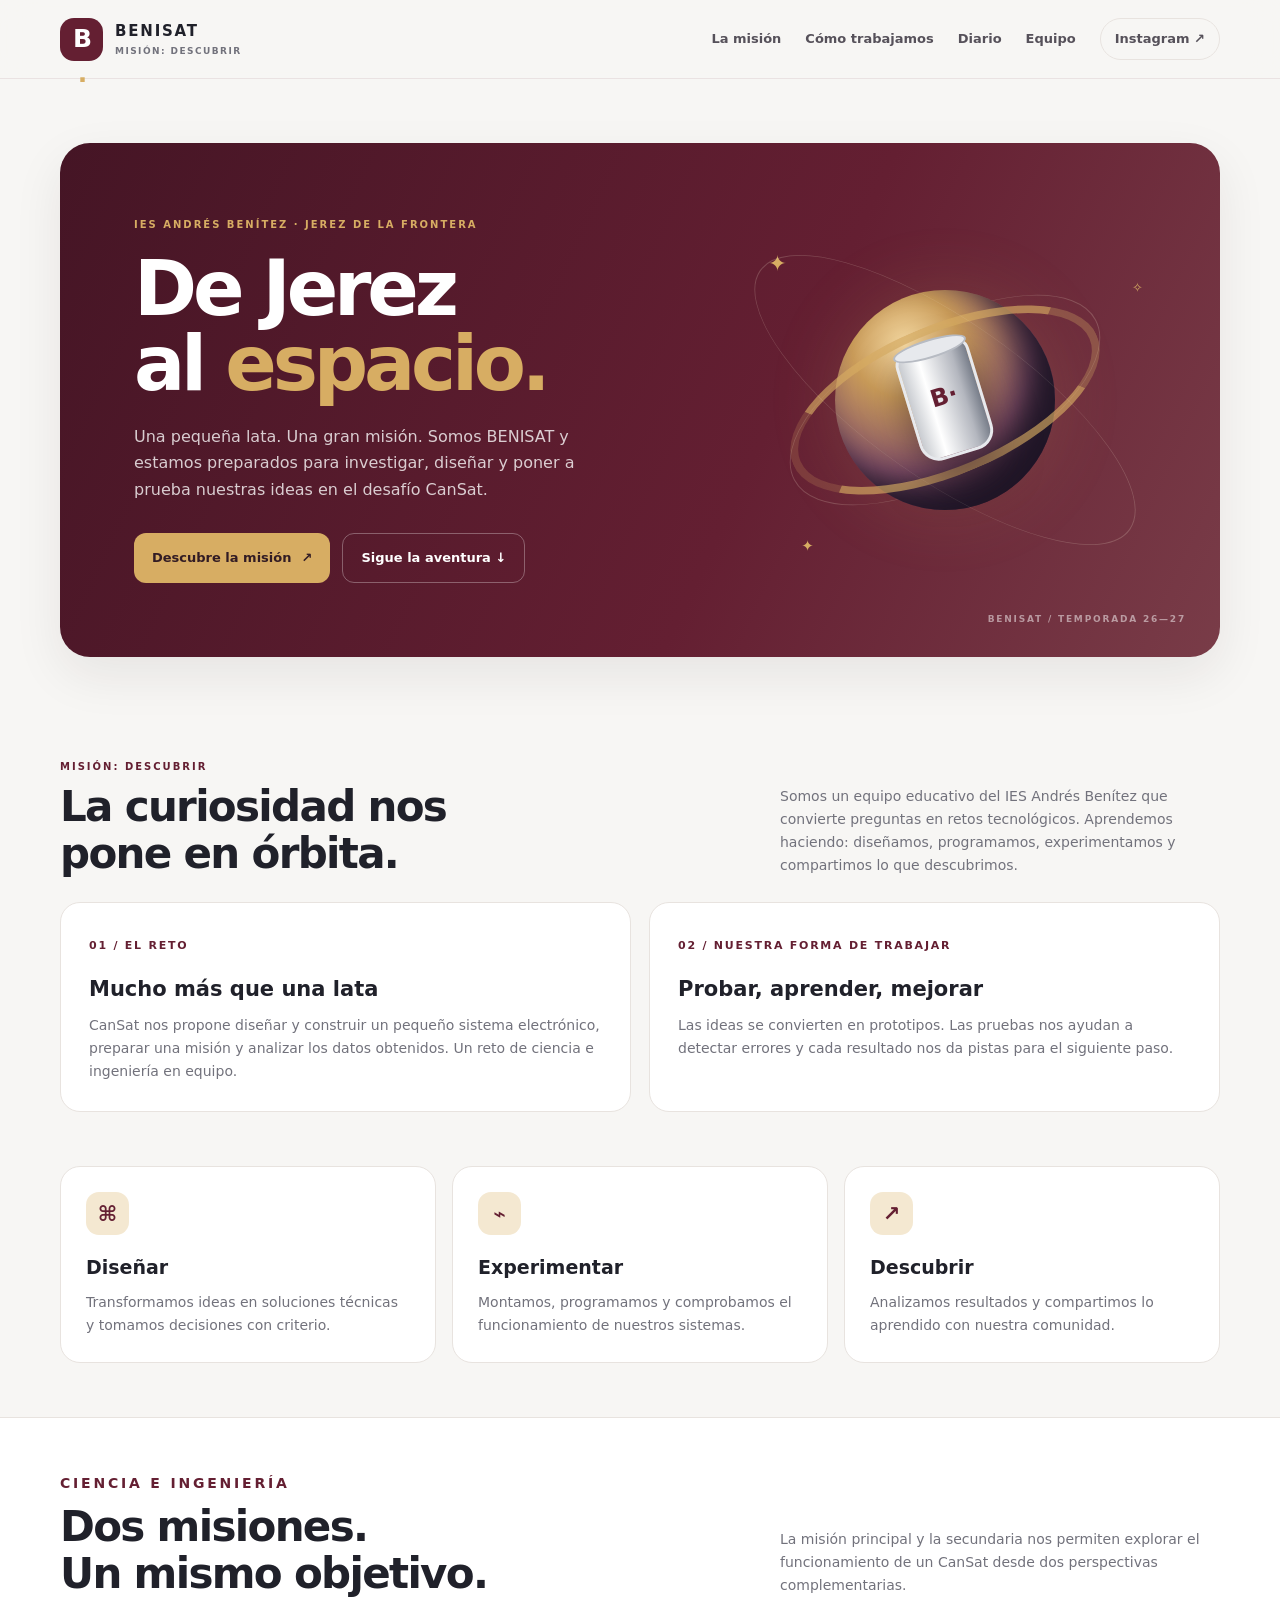
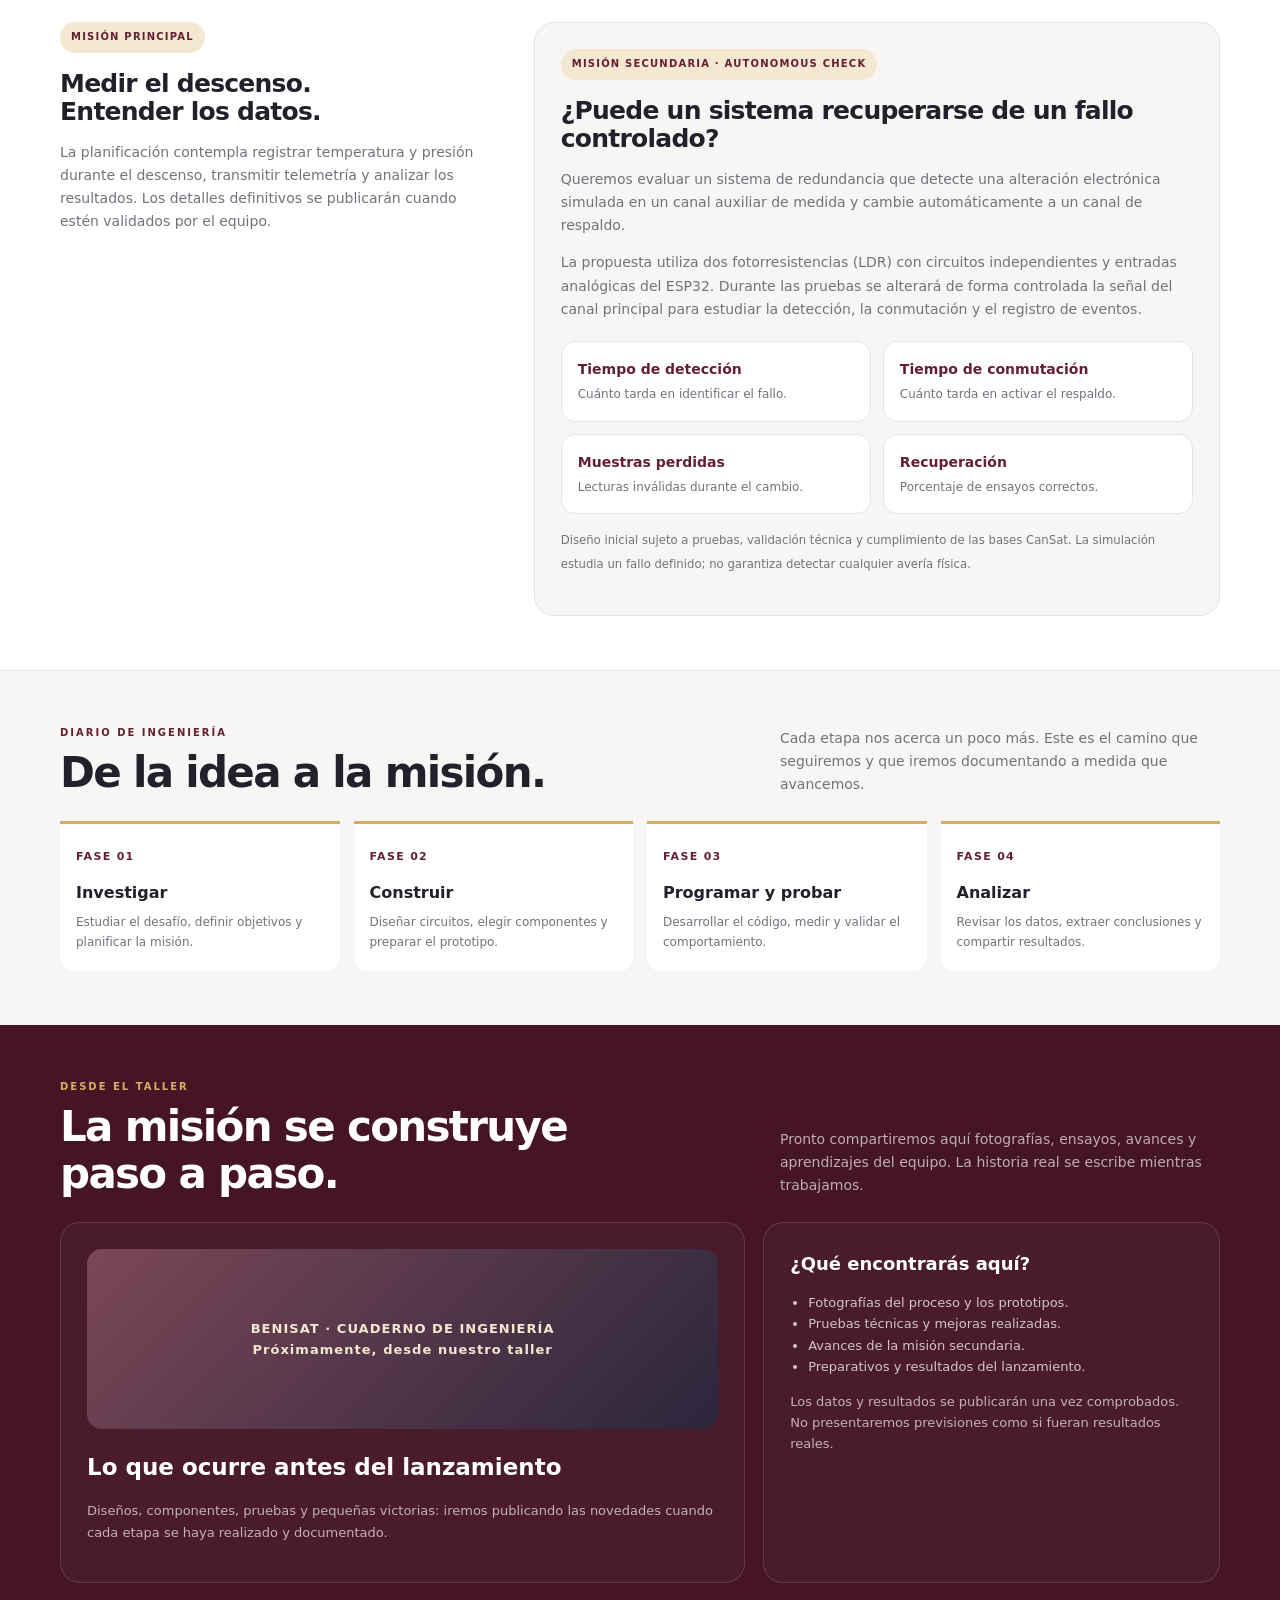
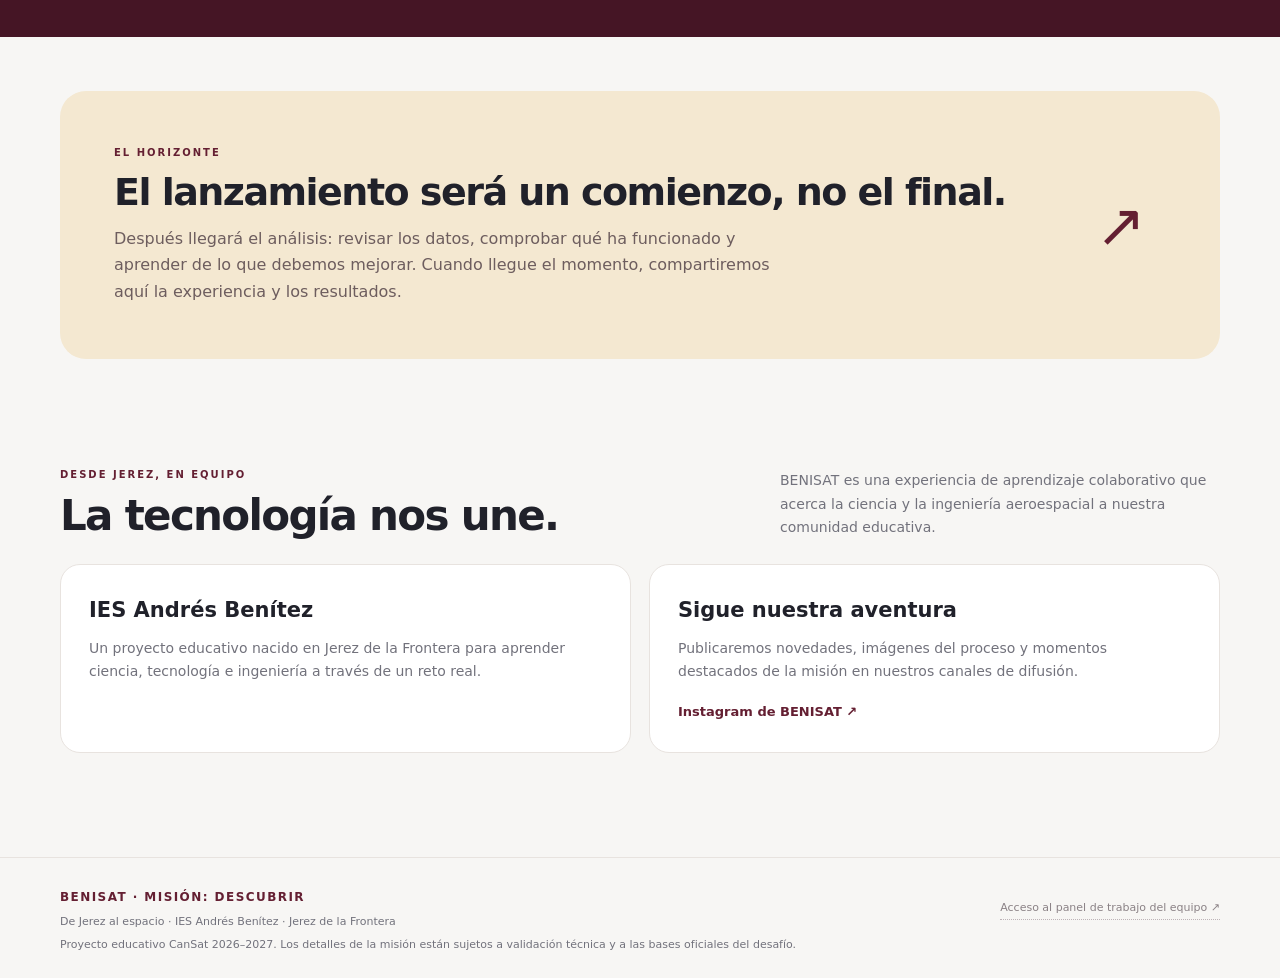
<file: public/index.html>
<!doctype html>
<html lang="es">
<head>
<meta charset="utf-8">
<meta name="viewport" content="width=device-width, initial-scale=1">
<meta name="theme-color" content="#641f32">
<meta name="description" content="BENISAT: de Jerez al espacio. Sigue nuestra aventura en el desafío CanSat 2026–2027 desde el IES Andrés Benítez.">
<title>BENISAT · De Jerez al espacio</title>
<style>
:root{--wine:#641f32;--wine2:#451525;--gold:#d7ad63;--gold-pale:#f4e8d1;--blue:#294f70;--ink:#20212a;--muted:#72727c;--paper:#f7f6f4;--white:#fff;--line:#e8e3df;--radius:20px;--shadow:0 18px 50px rgba(40,20,28,.08)}
*{box-sizing:border-box}html{scroll-behavior:smooth;scroll-padding-top:90px}body{margin:0;background:var(--paper);color:var(--ink);font-family:Inter,ui-sans-serif,system-ui,-apple-system,BlinkMacSystemFont,"Segoe UI",sans-serif;line-height:1.65}a{color:inherit}button,a{ -webkit-tap-highlight-color:transparent}.wrap{width:min(1160px,calc(100% - 40px));margin:auto}.topbar{position:sticky;top:0;z-index:10;background:rgba(247,246,244,.92);backdrop-filter:blur(16px);border-bottom:1px solid rgba(100,31,50,.09)}.nav{height:78px;display:flex;align-items:center;justify-content:space-between;gap:24px}.brand{display:flex;align-items:center;gap:12px;text-decoration:none}.brand-mark{width:43px;height:43px;border-radius:14px;background:var(--wine);display:grid;place-items:center;color:white;font-size:25px;font-weight:850;letter-spacing:-2px}.brand-mark span{color:var(--gold)}.brand-copy strong{display:block;letter-spacing:.12em;font-size:15px}.brand-copy small{display:block;color:var(--muted);font-size:9px;letter-spacing:.16em;font-weight:800}.links{display:flex;align-items:center;gap:24px}.links a{text-decoration:none;color:#56515a;font-size:13px;font-weight:700}.links a:hover{color:var(--wine)}.links .social{border:1px solid var(--line);padding:9px 14px;border-radius:999px}.menu{display:none;background:none;border:0;font-size:26px;color:var(--wine)}.hero{padding:64px 0 48px}.hero-card{min-height:475px;position:relative;overflow:hidden;border-radius:30px;background:linear-gradient(115deg,var(--wine2),var(--wine) 60%,#793c48);color:white;display:grid;grid-template-columns:1.05fr .95fr;box-shadow:var(--shadow)}.hero-copy{padding:clamp(32px,6vw,74px);position:relative;z-index:2;align-self:center}.eyebrow{font-size:10px;letter-spacing:.2em;font-weight:850;color:var(--gold);text-transform:uppercase;margin:0 0 17px}.hero h1{font-size:clamp(42px,6vw,76px);line-height:.99;letter-spacing:-.055em;margin:0 0 23px;max-width:640px}.hero h1 em{font-style:normal;color:var(--gold)}.hero-copy>p:not(.eyebrow){font-size:16px;max-width:480px;color:rgba(255,255,255,.78);margin:0 0 30px}.actions{display:flex;gap:12px;flex-wrap:wrap}.btn{display:inline-flex;align-items:center;justify-content:center;gap:10px;padding:13px 18px;border-radius:12px;text-decoration:none;font-weight:800;font-size:13px;transition:transform .2s,background .2s}.btn:hover{transform:translateY(-2px)}.btn-gold{background:var(--gold);color:#321c24}.btn-outline{border:1px solid rgba(255,255,255,.3);color:white}.art{position:relative;min-height:390px;display:grid;place-items:center;isolation:isolate}.art:before,.art:after{content:"";position:absolute;border:1px solid rgba(244,232,209,.2);border-radius:50%;width:340px;height:340px;transform:rotate(-28deg) scaleY(.45)}.art:after{width:450px;height:450px;transform:rotate(35deg) scaleY(.35)}.planet{position:absolute;width:220px;height:220px;border-radius:50%;background:radial-gradient(circle at 32% 25%,#f5d9a2 0,#c99b59 24%,#85516a 57%,#34223b 80%);box-shadow:inset -28px -22px 35px #201627,0 0 70px rgba(215,173,99,.15)}.planet:after{content:"";position:absolute;inset:35px -55px;border:8px solid rgba(215,173,99,.65);border-left-color:rgba(215,173,99,.2);border-right-color:rgba(215,173,99,.3);border-radius:50%;transform:rotate(-23deg)}.can{z-index:2;width:76px;height:115px;border-radius:15px 15px 20px 20px;background:linear-gradient(90deg,#c8cbd0,#fff 30%,#b4b7bf 78%,#777d89);border:3px solid #e7e9ed;box-shadow:0 22px 40px #27142088;transform:rotate(-17deg);position:relative}.can:before{content:"";position:absolute;left:-3px;right:-3px;top:-8px;height:15px;border-radius:50%;background:#e7e9ed;border:2px solid #b7bbc3}.can:after{content:"B·";position:absolute;top:32px;left:0;right:0;text-align:center;font-weight:900;font-size:24px;color:var(--wine)}.star{position:absolute;color:var(--gold);font-size:22px}.s1{top:20%;left:18%}.s2{top:26%;right:14%;font-size:13px}.s3{bottom:19%;left:24%;font-size:15px}.art-label{position:absolute;bottom:30px;right:34px;font-size:9px;letter-spacing:.2em;color:#ffffff80;font-weight:800}.section{padding:54px 0}.section-head{display:flex;justify-content:space-between;align-items:end;gap:20px;margin-bottom:25px}.section-head .eyebrow{color:var(--wine);margin-bottom:8px}.section h2{font-size:clamp(28px,3.8vw,42px);line-height:1.12;letter-spacing:-.04em;margin:0}.section-head>p{max-width:440px;color:var(--muted);font-size:14px;margin:0}.intro-grid{display:grid;grid-template-columns:1fr 1fr;gap:18px}.intro-card{padding:28px;border-radius:var(--radius);background:white;border:1px solid var(--line)}.intro-card .num{font-size:11px;letter-spacing:.16em;color:var(--wine);font-weight:900}.intro-card h3{font-size:21px;margin:14px 0 8px}.intro-card p{color:var(--muted);font-size:14px;margin:0}.pillars{display:grid;grid-template-columns:repeat(3,1fr);gap:16px}.pillar{background:white;border:1px solid var(--line);border-radius:var(--radius);padding:25px}.pillar-icon{width:43px;height:43px;border-radius:13px;background:var(--gold-pale);color:var(--wine);display:grid;place-items:center;font-size:21px;font-weight:900}.pillar h3{margin:17px 0 7px;font-size:19px}.pillar p{margin:0;color:var(--muted);font-size:14px}.mission{background:#fff;border-block:1px solid var(--line)}.mission-grid{display:grid;grid-template-columns:.78fr 1.22fr;gap:35px;align-items:start}.mission-tag{display:inline-block;padding:7px 11px;border-radius:999px;background:var(--gold-pale);color:var(--wine);font-size:10px;font-weight:900;letter-spacing:.12em}.mission h3{font-size:25px;line-height:1.15;margin:17px 0 10px;letter-spacing:-.03em}.mission p{font-size:14px;color:var(--muted)}.mission-content{padding:26px;border:1px solid var(--line);border-radius:var(--radius);background:var(--paper)}.metrics{display:grid;grid-template-columns:1fr 1fr;gap:12px;margin-top:20px}.metric{padding:16px;border-radius:14px;background:white;border:1px solid var(--line)}.metric strong{display:block;color:var(--wine);font-size:14px}.metric span{display:block;font-size:12px;color:var(--muted);margin-top:4px}.steps{display:grid;grid-template-columns:repeat(4,1fr);gap:14px}.step{border-top:3px solid var(--gold);padding:18px 16px;background:white;border-radius:0 0 14px 14px}.step b{color:var(--wine);font-size:11px;letter-spacing:.12em}.step h3{font-size:16px;margin:11px 0 7px}.step p{font-size:12px;color:var(--muted);margin:0}.journal{background:var(--wine2);color:white}.journal .section-head .eyebrow{color:var(--gold)}.journal .section-head>p{color:#ffffffa6}.journal-grid{display:grid;grid-template-columns:1.2fr .8fr;gap:18px}.journal-feature,.journal-side{border:1px solid #ffffff20;border-radius:var(--radius);padding:26px;background:#ffffff08}.journal-feature .photo-placeholder{min-height:180px;border-radius:15px;background:linear-gradient(135deg,#7b4757,#2b263c);display:grid;place-items:center;text-align:center;color:#f4e8d1;font-size:13px;font-weight:800;letter-spacing:.08em;padding:20px}.journal-feature h3{font-size:23px;margin:20px 0 8px}.journal-feature p,.journal-side p{font-size:13px;color:#ffffffa8}.journal-side h3{margin:0 0 10px;font-size:18px}.journal-side ul{padding-left:18px;color:#ffffffbd;font-size:13px}.launch-box{border-radius:26px;padding:clamp(28px,5vw,54px);background:var(--gold-pale);display:grid;grid-template-columns:1fr auto;gap:25px;align-items:center}.launch-box h2{font-size:clamp(26px,3.5vw,38px);margin:0 0 12px;letter-spacing:-.04em}.launch-box p{max-width:680px;color:#6d5d5e;margin:0}.launch-icon{font-size:60px;color:var(--wine);padding:20px}.team{display:grid;grid-template-columns:1fr 1fr;gap:18px}.team-card{padding:28px;background:white;border:1px solid var(--line);border-radius:var(--radius)}.team-card h3{margin:0 0 10px;font-size:21px}.team-card p{margin:0;color:var(--muted);font-size:14px}.social-link{display:inline-flex;margin-top:17px;color:var(--wine);font-size:13px;font-weight:850;text-decoration:none}.footer{padding:30px 0 24px;border-top:1px solid var(--line);margin-top:50px}.footer-inner{display:flex;justify-content:space-between;align-items:center;gap:20px}.footer-brand{font-size:12px;font-weight:900;letter-spacing:.12em;color:var(--wine)}.footer p{font-size:11px;color:var(--muted);margin:5px 0 0}.panel-link{font-size:11px;color:#8a8185;text-decoration:none;border-bottom:1px dotted #bdb3b7;padding-bottom:2px}.panel-link:hover{color:var(--wine)}.disclaimer{font-size:11px;color:#88818a;margin-top:15px}.hidden{display:none}
@media(max-width:800px){.links{gap:12px}.links a:not(.social){display:none}.hero-card{grid-template-columns:1fr}.hero-copy{padding:38px 30px 12px}.art{min-height:290px}.planet{width:170px;height:170px}.art:before{width:260px;height:260px}.art:after{width:330px;height:330px}.can{transform:rotate(-17deg) scale(.82)}.mission-grid{grid-template-columns:1fr}.steps{grid-template-columns:1fr 1fr}.journal-grid{grid-template-columns:1fr}.section-head{align-items:start;flex-direction:column}.launch-box{grid-template-columns:1fr}.launch-icon{display:none}}
@media(max-width:540px){.wrap{width:min(100% - 28px,1160px)}.nav{height:68px}.links .social{padding:8px 10px;font-size:11px}.hero{padding:28px 0 25px}.hero-card{border-radius:22px}.hero h1{font-size:46px}.hero-copy>p:not(.eyebrow){font-size:14px}.art{min-height:250px}.section{padding:38px 0}.intro-grid,.pillars,.team{grid-template-columns:1fr}.metrics{grid-template-columns:1fr 1fr}.steps{grid-template-columns:1fr 1fr}.footer-inner{align-items:start;flex-direction:column}.launch-box{padding:25px}.intro-card,.pillar{padding:22px}}
@media(prefers-reduced-motion:reduce){html{scroll-behavior:auto}*,*:before,*:after{transition:none!important}}
</style>
</head>
<body>
<header class="topbar"><div class="wrap nav">
<a class="brand" href="#inicio" aria-label="BENISAT, inicio"><span class="brand-mark">B<span>·</span></span><span class="brand-copy"><strong>BENISAT</strong><small>MISIÓN: DESCUBRIR</small></span></a>
<nav class="links" aria-label="Navegación principal"><a href="#mision">La misión</a><a href="#proceso">Cómo trabajamos</a><a href="#diario">Diario</a><a href="#equipo">Equipo</a><a class="social" href="https://www.instagram.com/equipo.benisat/" target="_blank" rel="noopener noreferrer">Instagram ↗</a></nav>
</div></header>
<main id="inicio">
<div class="wrap hero"><section class="hero-card"><div class="hero-copy"><p class="eyebrow">IES ANDRÉS BENÍTEZ · JEREZ DE LA FRONTERA</p><h1>De Jerez<br>al <em>espacio.</em></h1><p>Una pequeña lata. Una gran misión. Somos BENISAT y estamos preparados para investigar, diseñar y poner a prueba nuestras ideas en el desafío CanSat.</p><div class="actions"><a class="btn btn-gold" href="#mision">Descubre la misión <span>↗</span></a><a class="btn btn-outline" href="#diario">Sigue la aventura ↓</a></div></div><div class="art" aria-label="Ilustración decorativa de un satélite CanSat en el espacio"><span class="planet"></span><span class="can"></span><span class="star s1">✦</span><span class="star s2">✧</span><span class="star s3">✦</span><span class="art-label">BENISAT / TEMPORADA 26—27</span></div></section></div>
<section class="section"><div class="wrap"><div class="section-head"><div><p class="eyebrow">MISIÓN: DESCUBRIR</p><h2>La curiosidad nos<br>pone en órbita.</h2></div><p>Somos un equipo educativo del IES Andrés Benítez que convierte preguntas en retos tecnológicos. Aprendemos haciendo: diseñamos, programamos, experimentamos y compartimos lo que descubrimos.</p></div><div class="intro-grid"><article class="intro-card"><span class="num">01 / EL RETO</span><h3>Mucho más que una lata</h3><p>CanSat nos propone diseñar y construir un pequeño sistema electrónico, preparar una misión y analizar los datos obtenidos. Un reto de ciencia e ingeniería en equipo.</p></article><article class="intro-card"><span class="num">02 / NUESTRA FORMA DE TRABAJAR</span><h3>Probar, aprender, mejorar</h3><p>Las ideas se convierten en prototipos. Las pruebas nos ayudan a detectar errores y cada resultado nos da pistas para el siguiente paso.</p></article></div></div></section>
<section class="section" style="padding-top:0"><div class="wrap"><div class="pillars"><article class="pillar"><span class="pillar-icon">⌘</span><h3>Diseñar</h3><p>Transformamos ideas en soluciones técnicas y tomamos decisiones con criterio.</p></article><article class="pillar"><span class="pillar-icon">⌁</span><h3>Experimentar</h3><p>Montamos, programamos y comprobamos el funcionamiento de nuestros sistemas.</p></article><article class="pillar"><span class="pillar-icon">↗</span><h3>Descubrir</h3><p>Analizamos resultados y compartimos lo aprendido con nuestra comunidad.</p></article></div></div></section>
<section class="section mission" id="mision"><div class="wrap"><div class="section-head"><div><p class="eyebrow">CIENCIA E INGENIERÍA</p><h2>Dos misiones.<br>Un mismo objetivo.</h2></div><p>La misión principal y la secundaria nos permiten explorar el funcionamiento de un CanSat desde dos perspectivas complementarias.</p></div><div class="mission-grid"><div><span class="mission-tag">MISIÓN PRINCIPAL</span><h3>Medir el descenso.<br>Entender los datos.</h3><p>La planificación contempla registrar temperatura y presión durante el descenso, transmitir telemetría y analizar los resultados. Los detalles definitivos se publicarán cuando estén validados por el equipo.</p></div><div class="mission-content"><span class="mission-tag">MISIÓN SECUNDARIA · AUTONOMOUS CHECK</span><h3>¿Puede un sistema recuperarse de un fallo controlado?</h3><p>Queremos evaluar un sistema de redundancia que detecte una alteración electrónica simulada en un canal auxiliar de medida y cambie automáticamente a un canal de respaldo.</p><p>La propuesta utiliza dos fotorresistencias (LDR) con circuitos independientes y entradas analógicas del ESP32. Durante las pruebas se alterará de forma controlada la señal del canal principal para estudiar la detección, la conmutación y el registro de eventos.</p><div class="metrics"><div class="metric"><strong>Tiempo de detección</strong><span>Cuánto tarda en identificar el fallo.</span></div><div class="metric"><strong>Tiempo de conmutación</strong><span>Cuánto tarda en activar el respaldo.</span></div><div class="metric"><strong>Muestras perdidas</strong><span>Lecturas inválidas durante el cambio.</span></div><div class="metric"><strong>Recuperación</strong><span>Porcentaje de ensayos correctos.</span></div></div><p><small>Diseño inicial sujeto a pruebas, validación técnica y cumplimiento de las bases CanSat. La simulación estudia un fallo definido; no garantiza detectar cualquier avería física.</small></p></div></div></div></section>
<section class="section" id="proceso"><div class="wrap"><div class="section-head"><div><p class="eyebrow">DIARIO DE INGENIERÍA</p><h2>De la idea a la misión.</h2></div><p>Cada etapa nos acerca un poco más. Este es el camino que seguiremos y que iremos documentando a medida que avancemos.</p></div><div class="steps"><article class="step"><b>FASE 01</b><h3>Investigar</h3><p>Estudiar el desafío, definir objetivos y planificar la misión.</p></article><article class="step"><b>FASE 02</b><h3>Construir</h3><p>Diseñar circuitos, elegir componentes y preparar el prototipo.</p></article><article class="step"><b>FASE 03</b><h3>Programar y probar</h3><p>Desarrollar el código, medir y validar el comportamiento.</p></article><article class="step"><b>FASE 04</b><h3>Analizar</h3><p>Revisar los datos, extraer conclusiones y compartir resultados.</p></article></div></div></section>
<section class="section journal" id="diario"><div class="wrap"><div class="section-head"><div><p class="eyebrow">DESDE EL TALLER</p><h2>La misión se construye<br>paso a paso.</h2></div><p>Pronto compartiremos aquí fotografías, ensayos, avances y aprendizajes del equipo. La historia real se escribe mientras trabajamos.</p></div><div class="journal-grid"><article class="journal-feature"><div class="photo-placeholder">BENISAT · CUADERNO DE INGENIERÍA<br>Próximamente, desde nuestro taller</div><h3>Lo que ocurre antes del lanzamiento</h3><p>Diseños, componentes, pruebas y pequeñas victorias: iremos publicando las novedades cuando cada etapa se haya realizado y documentado.</p></article><aside class="journal-side"><h3>¿Qué encontrarás aquí?</h3><ul><li>Fotografías del proceso y los prototipos.</li><li>Pruebas técnicas y mejoras realizadas.</li><li>Avances de la misión secundaria.</li><li>Preparativos y resultados del lanzamiento.</li></ul><p>Los datos y resultados se publicarán una vez comprobados. No presentaremos previsiones como si fueran resultados reales.</p></aside></div></div></section>
<section class="section"><div class="wrap"><div class="launch-box"><div><p class="eyebrow" style="color:var(--wine);margin-bottom:10px">EL HORIZONTE</p><h2>El lanzamiento será un comienzo, no el final.</h2><p>Después llegará el análisis: revisar los datos, comprobar qué ha funcionado y aprender de lo que debemos mejorar. Cuando llegue el momento, compartiremos aquí la experiencia y los resultados.</p></div><div class="launch-icon" aria-hidden="true">↗</div></div></div></section>
<section class="section" id="equipo"><div class="wrap"><div class="section-head"><div><p class="eyebrow">DESDE JEREZ, EN EQUIPO</p><h2>La tecnología nos une.</h2></div><p>BENISAT es una experiencia de aprendizaje colaborativo que acerca la ciencia y la ingeniería aeroespacial a nuestra comunidad educativa.</p></div><div class="team"><article class="team-card"><h3>IES Andrés Benítez</h3><p>Un proyecto educativo nacido en Jerez de la Frontera para aprender ciencia, tecnología e ingeniería a través de un reto real.</p></article><article class="team-card"><h3>Sigue nuestra aventura</h3><p>Publicaremos novedades, imágenes del proceso y momentos destacados de la misión en nuestros canales de difusión.</p><a class="social-link" href="https://www.instagram.com/equipo.benisat/" target="_blank" rel="noopener noreferrer">Instagram de BENISAT ↗</a></article></div></div></section>
</main>
<footer class="footer"><div class="wrap"><div class="footer-inner"><div><div class="footer-brand">BENISAT · MISIÓN: DESCUBRIR</div><p>De Jerez al espacio · IES Andrés Benítez · Jerez de la Frontera</p></div><a class="panel-link" href="https://adeldor19.github.io/benisat/" target="_blank" rel="noopener noreferrer">Acceso al panel de trabajo del equipo ↗</a></div><p class="disclaimer">Proyecto educativo CanSat 2026–2027. Los detalles de la misión están sujetos a validación técnica y a las bases oficiales del desafío.</p></div></footer>
</body></html>
</file>
